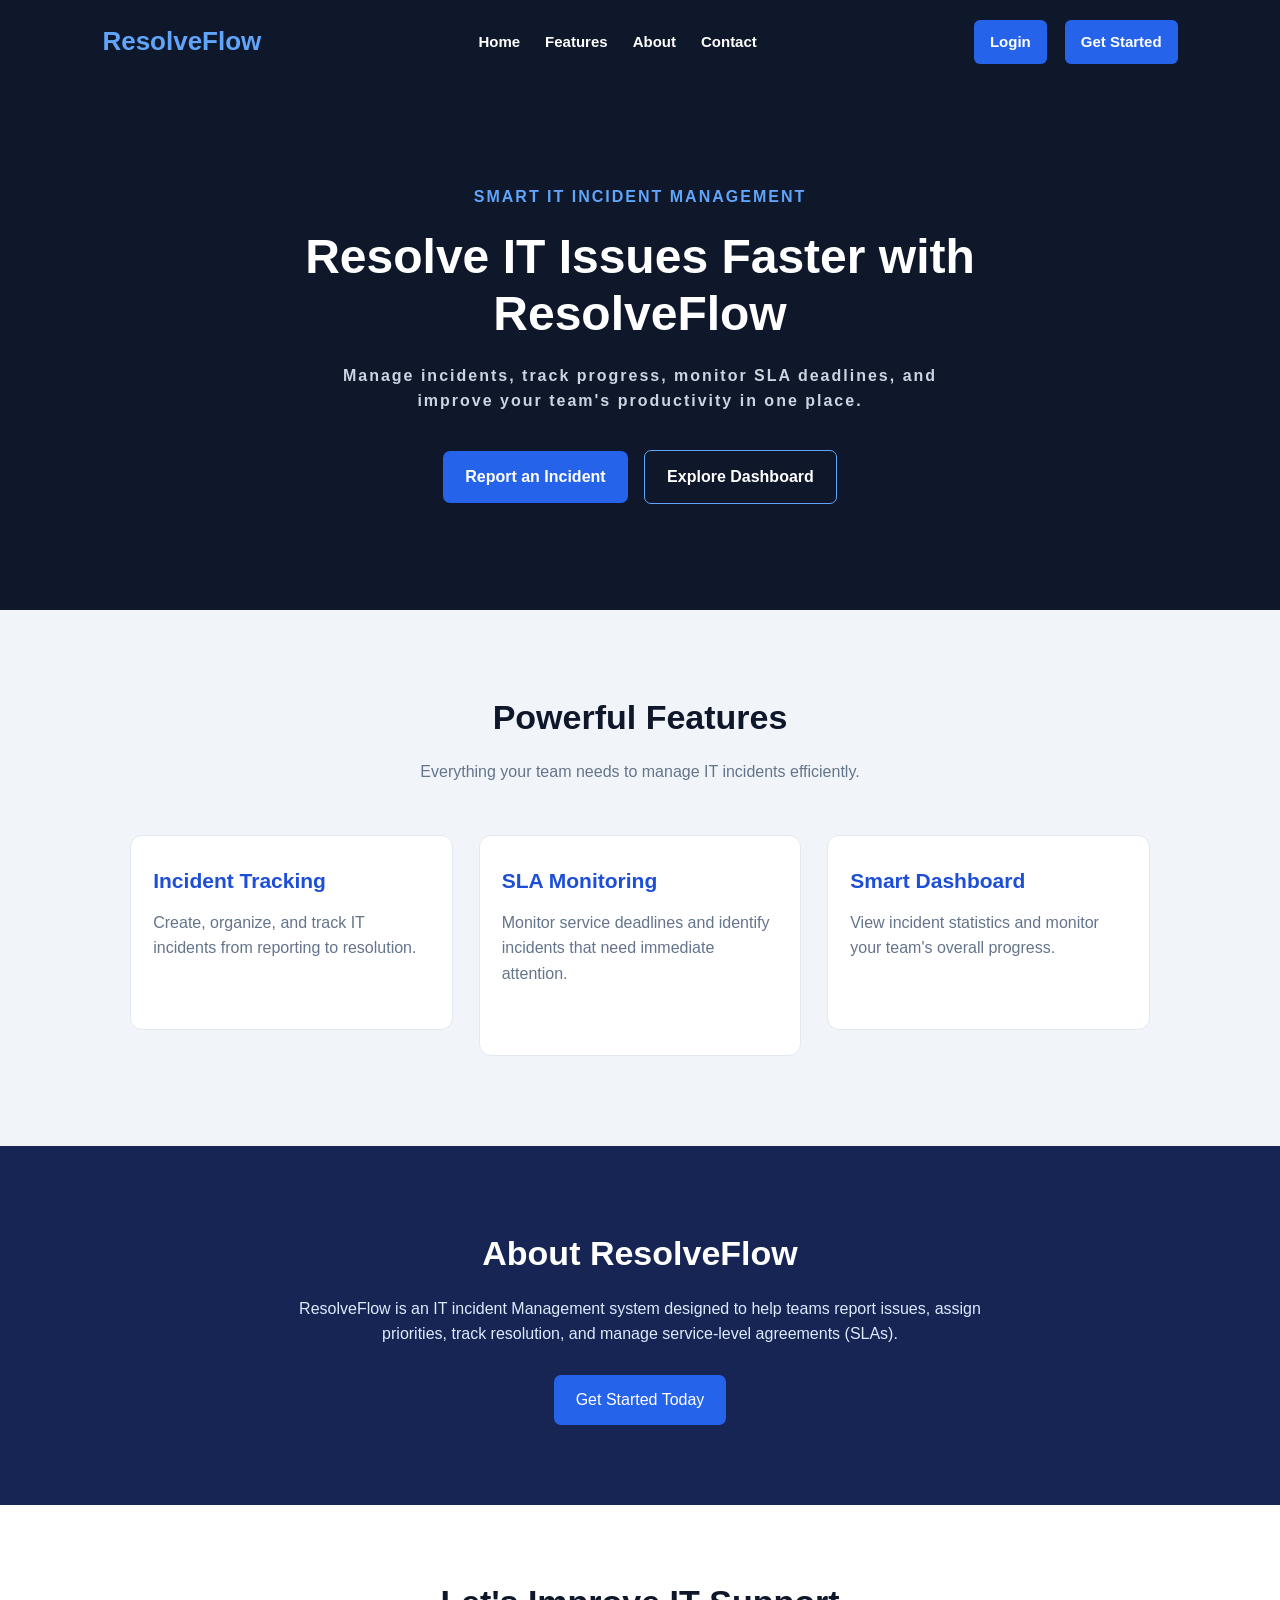
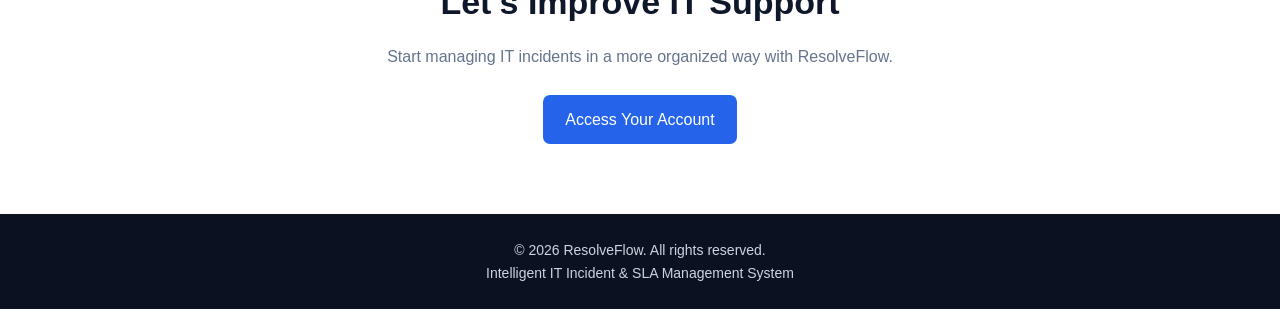
<file: frontend/index.html>
<!DOCTYPE html>
<html lang="en">
<head>
    <meta charset="UTF-8">
    <meta name="viewport" content="width=device-width, initial-scale=1.0">
    <title>ResolveFlow IT Incident Management</title>
    <link rel="stylesheet" href="CSS/style.css">
</head>
<body>

    <header>
        <nav>
            <a href="index.html">ResolveFlow</a>
            <UL>
                <li><a href="#home">Home</a></li>
                <li><a href="#features">Features</a></li>
                <li><a href="#about">About</a></li> 
                <li><a href="#contact">Contact</a></li>
            </UL>
            <div>
                <a href="login.html">Login</a>
                <a href="signup.html">Get Started</a>
            </div>
        </nav>
    </header>
    <main>
       <section id="home">
        <p>SMART IT INCIDENT MANAGEMENT</p>

            <h1>Resolve IT Issues Faster with ResolveFlow</h1>
            <p>
                Manage incidents, track progress, monitor SLA deadlines,
                and improve your team's productivity in one place.
            </p>
            <a href="create-incident.html">Report an Incident</a>
            <a href="dashboard.html">Explore Dashboard</a>
       </section>

         <section id="features">
            <h2>Powerful Features</h2>

            <p>
                Everything your team needs to manage IT incidents efficiently.
            </p>

            <article>
                <h3>Incident Tracking</h3>
                <p>
                    Create, organize, and track IT incidents from reporting
                    to resolution.
                </p>
            </article>
            <article>
                <h3>SLA Monitoring</h3>
                <p>
                    Monitor service deadlines and identify incidents
                    that need immediate attention.
                </p>
            </article>

            <article>
                <h3>Smart Dashboard</h3>
                <p>
                    View incident statistics and monitor your team's
                    overall progress.
                </p>
            </article>
        </section>

        <section id="about">
            <h2>About ResolveFlow</h2>
            <p>
                ResolveFlow is an IT incident Management system designed to help teams report issues,
                assign priorities, track resolution, and manage service-level agreements (SLAs).
            </p>
            <a href="signup.html">Get Started Today</a>
        </section>
        <section id="contact">
            <h2>Let's Improve IT Support</h2>
            <p>
                Start managing IT incidents in a more organized way with ResolveFlow.
            </p>
            <a href="login.html">Access Your Account</a>
        </section>
    </main>
    
    <footer>
        <p>&copy; 2026 ResolveFlow. All rights reserved.</p>
        <p>Intelligent IT Incident &amp; SLA Management System</p>
    </footer>
</body>
</html>
</file>
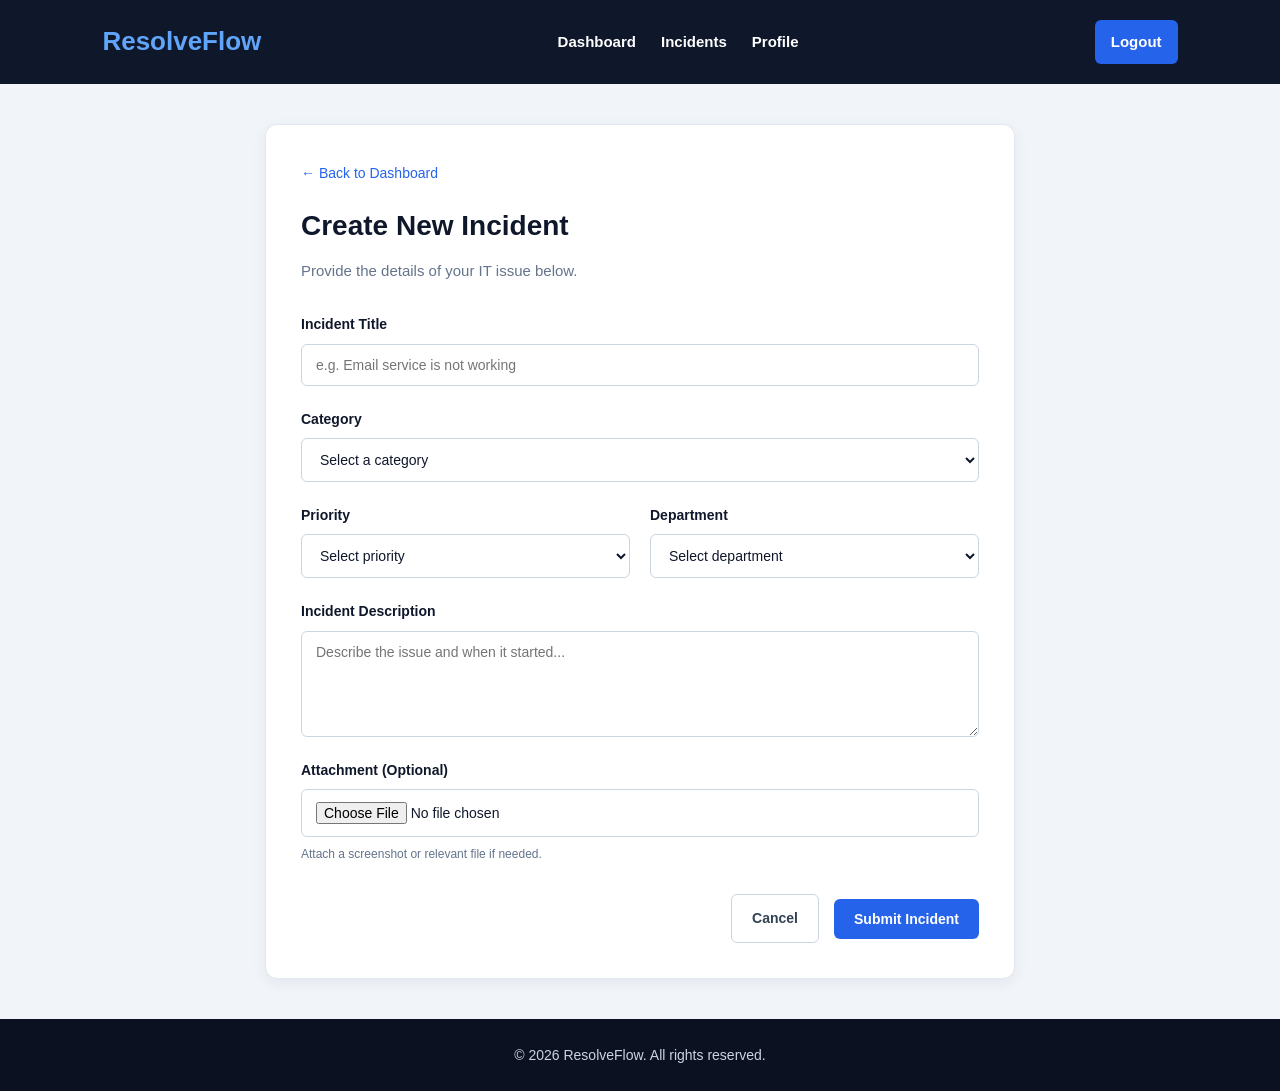
<file: frontend/create-incident.html>
<!DOCTYPE html>
<html lang="en">
<head>
    <meta charset="UTF-8">
    <meta name="viewport" content="width=device-width, initial-scale=1.0">
    <title>Create Incident | ResolveFlow</title>
     <link rel="stylesheet" href="CSS/style.css">
</head>
<body class="create-incident-page">

    <header>
        <nav>
            <a href="index.html">ResolveFlow</a>

            <ul>
                <li><a href="dashboard.html">Dashboard</a></li>
                <li><a href="incidents.html">Incidents</a></li>
                <li><a href="profile.html">Profile</a></li>
            </ul>

            <div>
                <a href="login.html">Logout</a>
            </div>
        </nav>
    </header>

    <main class="create-incident-main">

        <section class="incident-form-card">
            <div class="incident-form-heading">
                <a href="dashboard.html" class="incident-back-link">
                    &larr; Back to Dashboard
                </a>

                <h1>Create New Incident</h1>
                <p>Provide the details of your IT issue below.</p>
            </div>

            <form action="#" method="post">

                <div class="incident-form-group">
                    <label for="incident-title">Incident Title</label>
                    <input
                        type="text"
                        id="incident-title"
                        name="title"
                        placeholder="e.g. Email service is not working"
                        required
                    >
                </div>

                <div class="incident-form-group">
                    <label for="incident-category">Category</label>
                    <select id="incident-category" name="category" required>
                        <option value="">Select a category</option>
                        <option value="hardware">Hardware</option>
                        <option value="software">Software</option>
                        <option value="network">Network</option>
                        <option value="email">Email</option>
                        <option value="access">Access/Login</option>
                        <option value="other">Other</option>
                    </select>
                </div>

                <div class="incident-form-row">
                    <div class="incident-form-group">
                        <label for="incident-priority">Priority</label>
                        <select id="incident-priority" name="priority" required>
                            <option value="">Select priority</option>
                            <option value="low">Low</option>
                            <option value="medium">Medium</option>
                            <option value="high">High</option>
                            <option value="critical">Critical</option>
                        </select>
                    </div>

                    <div class="incident-form-group">
                        <label for="incident-department">Department</label>
                        <select id="incident-department" name="department" required>
                            <option value="">Select department</option>
                            <option value="it">IT</option>
                            <option value="hr">Human Resources</option>
                            <option value="finance">Finance</option>
                            <option value="sales">Sales</option>
                            <option value="other">Other</option>
                        </select>
                    </div>
                </div>

                <div class="incident-form-group">
                    <label for="incident-description">Incident Description</label>
                    <textarea
                        id="incident-description"
                        name="description"
                        rows="5"
                        placeholder="Describe the issue and when it started..."
                        required
                    ></textarea>
                </div>

                <div class="incident-form-group">
                    <label for="incident-attachment">Attachment (Optional)</label>
                    <input
                        type="file"
                        id="incident-attachment"
                        name="attachment"
                    >
                    <small>Attach a screenshot or relevant file if needed.</small>
                </div>

                <div class="incident-form-actions">
                    <a href="dashboard.html" class="incident-cancel-btn">
                        Cancel
                    </a>
                    <button type="submit">Submit Incident</button>
                </div>

            </form>
        </section>

    </main>

    <footer>
        <p>&copy; 2026 ResolveFlow. All rights reserved.</p>
    </footer>

</body>
</html>
</file>
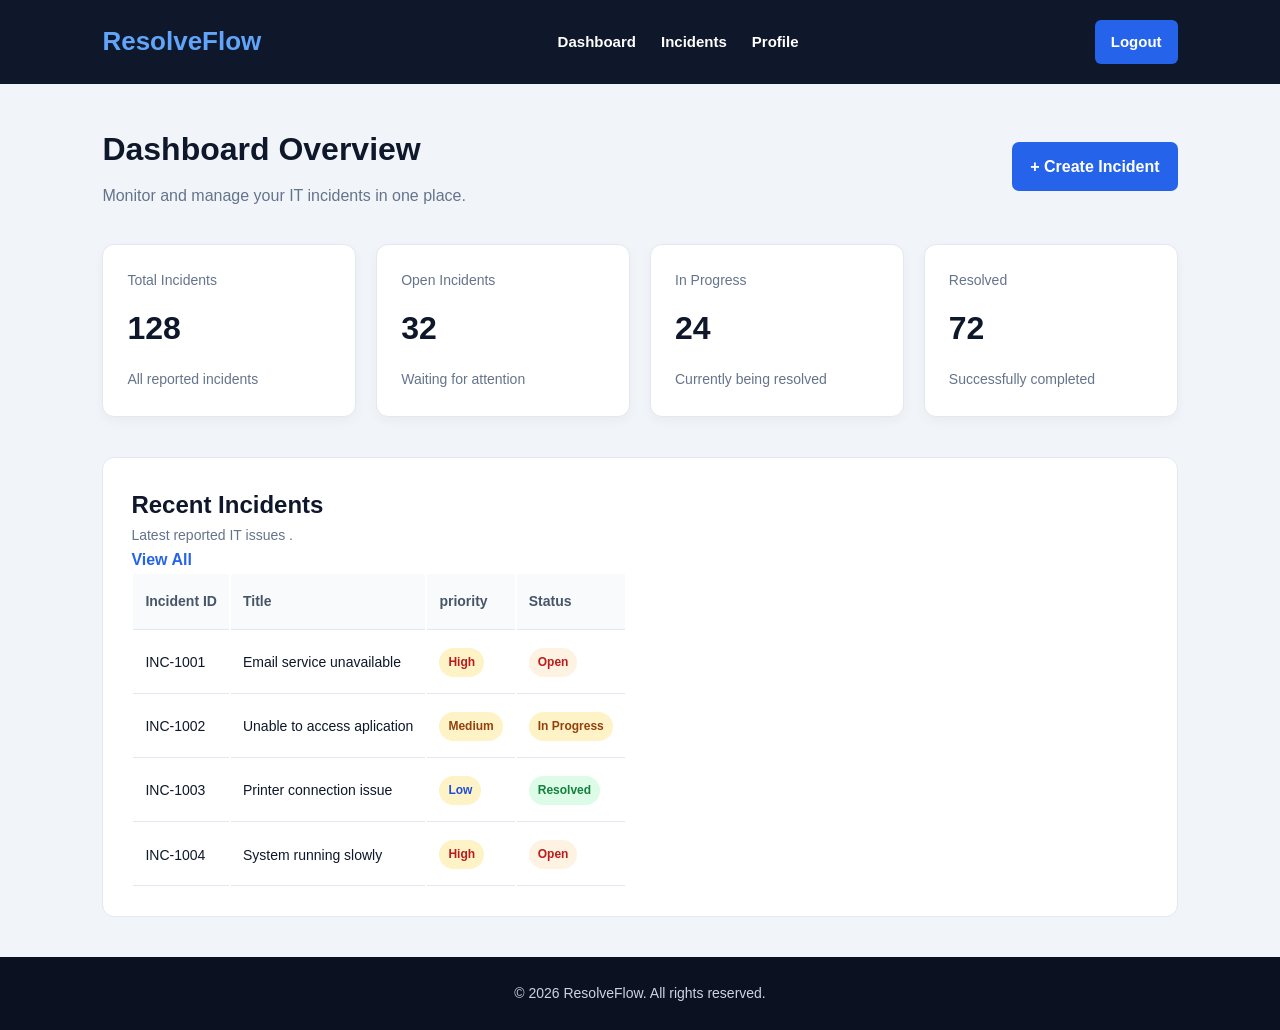
<file: frontend/dashboard.html>
<!DOCTYPE html>
<html lang="en">
<head>
    <meta charset="UTF-8">
    <meta name="viewport" content="width=device-width, initial-scale=1.0">
    <title>Dashboard | ResolveFlow </title>
    <link rel="stylesheet" href="CSS/style.css">
</head>
</head>
<body class="dashboard-page">
    <header>
        <nav>
            <a href="index.html">ResolveFlow</a>
            <ul>
                <li><a href="dashboard.html">Dashboard</a></li>
                <li><a href="incidents.html">Incidents</a></li>
                <li><a href="profile.html">Profile</a></li>
            </ul>
            <div>
                <a href="login.html">Logout</a>
            </div>
        </nav>
    </header>
    <main class="dashboard-main">
        <section class="dashboard-heading">
            <div>
                <h1>Dashboard Overview</h1>
                <p>Monitor and manage your IT incidents in one place.</p>
            </div>
            <a href="create-incident.html" class="dashboard-create-btn">
                + Create Incident
            </a>
        </section>
        <section class="dashboard-starts">

            <article class="stat-card">
                <p> Total Incidents</p>
                <h2>128</h2>
                <span>All reported incidents</span>
            </article>
            <article class="stat-card">
                <p>Open Incidents</p>
                <h2>32</h2>
                <span>Waiting for attention</span>
            </article>
            <article class="stat-card">
                <p>In Progress </p>
                <h2>24</h2>
                <span>Currently being resolved</span>
                </article>

                <article class="stat-card">
                    <p>Resolved</p>
                    <h2>72</h2>
                    <span>Successfully completed</span>
                    </article>

        </section>
        <section class="recent-incidents">
            <div class="recent-heading">
                <div>
                    <h2>Recent Incidents</h2>
                    <p>Latest reported IT issues . </p>
                </div>
                <a href="incidents.html">View All</a>
            </div>
            <div class="incident-table-wrapper">
                <table>
                    <thead>
                        <tr>
                            <th>Incident ID</th>
                            <th>Title</th>
                            <th>priority</th>
                            <th>Status</th>
                        </tr>
                    </thead>
                    <tbody>
                        <tr>
                            <td>INC-1001</td>
                            <td>Email service unavailable</td>
                            <td><span class="priority-high">High</span></td>
                            <td><span class="status-open">Open</span></td>
                        </tr>
                        <tr>
                            <td>INC-1002</td>
                            <td>Unable to access aplication</td>
                            <td><span class="priority-medium">Medium</span></td>
                            <td><span class="status-in-progress">In Progress</span></td>
                        </tr>
                        <tr>
                            <td>INC-1003</td>
                            <td>Printer connection issue</td>
                            <td><span class="priority-low">Low</span></td>
                            <td><span class="status-resolved">Resolved</span></td>
                        </tr>
                        <tr>
                            <td>INC-1004</td>
                            <td>System running slowly </td>
                            <td><span class="priority-high">High</span></td>
                            <td><span class="status-open">Open</span></td>
                         </tr>  
                    </tbody>
                </table>
            </div>

        </section>

    </main>
    <footer>
        <p> &copy; 2026 ResolveFlow. All rights reserved.</p>
    </footer>
    
</body>
</html>
</file>
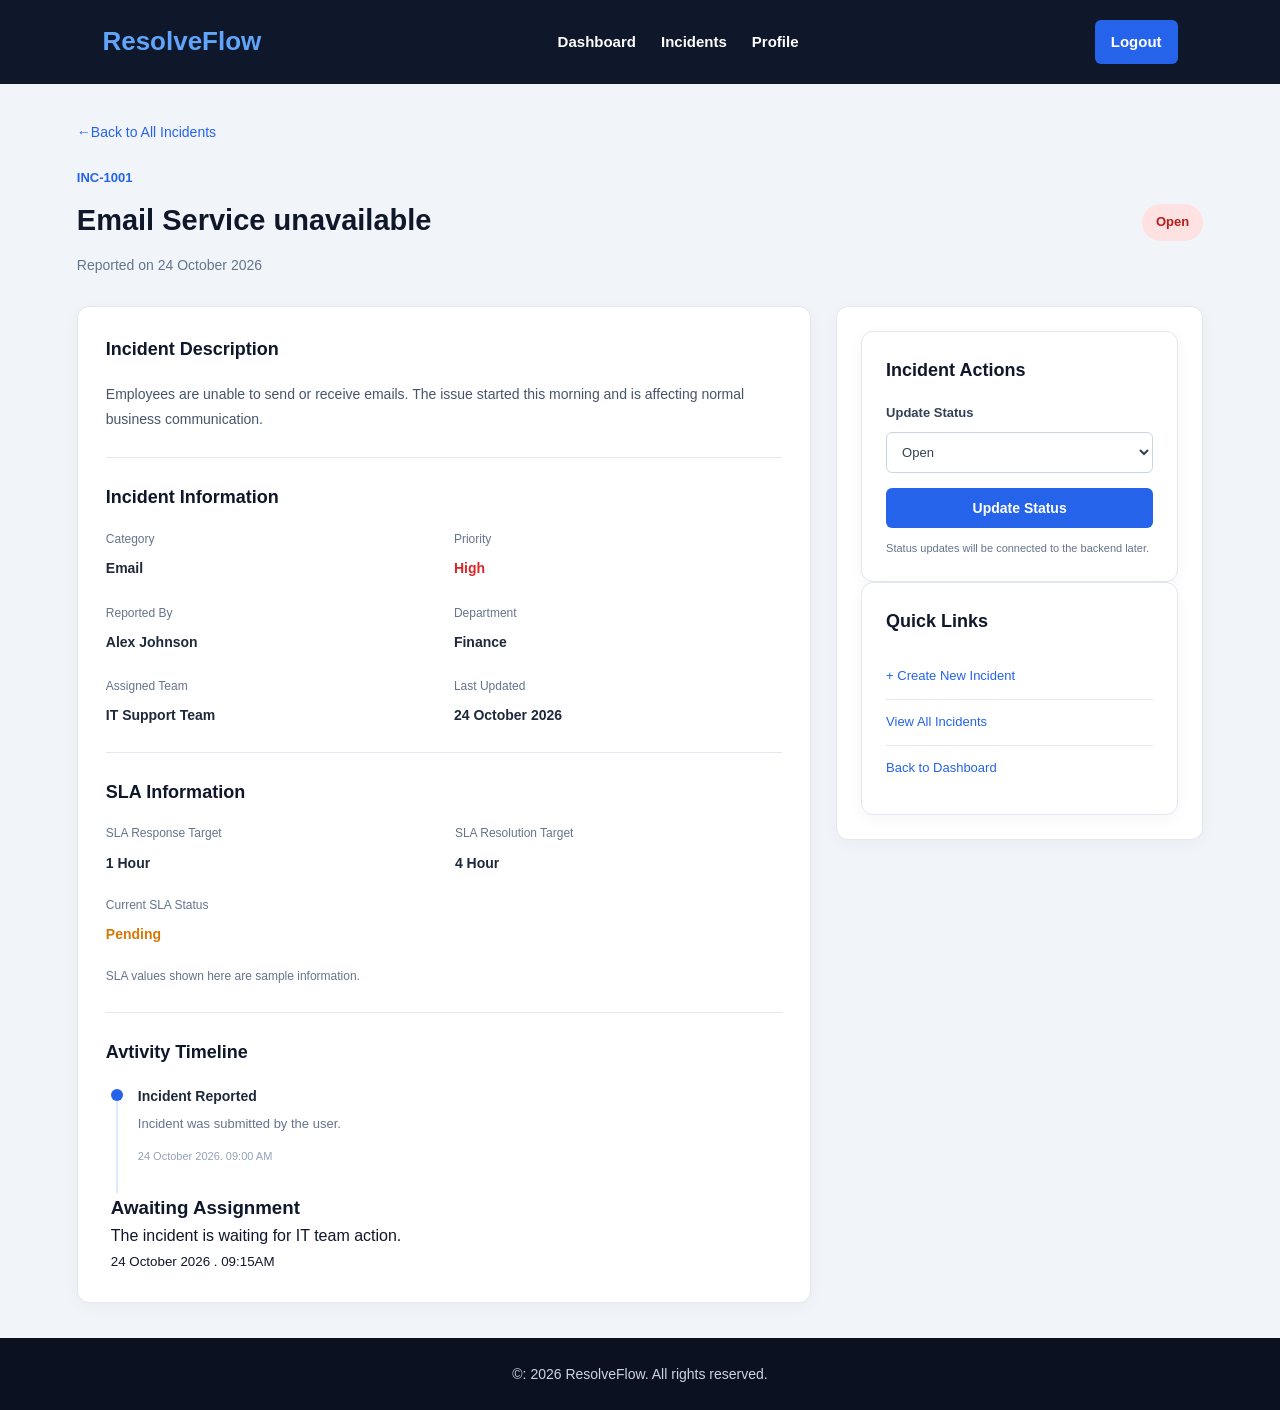
<file: frontend/incident-details.html>
<!DOCTYPE html>
<html lang="en">
<head>
    <meta charset="UTF-8">
    <meta name="viewport" content="width=device-width, initial-scale=1.0">
    <title>Incidents Details | ResolveFlow </title>
    <link rel="stylesheet" href="CSS/style.css">
    
</head>
<body class="incident-details-page">
    <header>
        <nav>
            <a href="index.html">ResolveFlow</a>
            <ul>
                <li><a href="dashboard.html"> Dashboard</a></li>
                <li><a href="incidents.html">Incidents</a></li>
                <li><a href="profile.html"> Profile</a></li>
            </ul>
            <div>
                <a href="login.html"> Logout</a>
            </div>
        </nav>
    </header>
    <main class="incident-details-main">
        <a href="incidents.html" class="details-back-link">
            &larr;Back to All Incidents</a>
<section class="details-page-heading">
    <div>
        <p class="details-incident-id">INC-1001</p>
        <h1>Email Service unavailable</h1>
        <p class="details-subtitle"> Reported on 24 October 2026</p>
    </div>
    <span class="status-open">Open</span>
</section>
<div class="incident-details-layout">
    <section class="details-main-card">
        <div class="details-section">
            <h2>Incident Description</h2>
            <p>
                Employees are unable to send or receive emails.
                The issue started this morning and is affecting normal business communication.
            </p>
        </div>
        <div class="details-section">
            <h2>Incident Information</h2>
            <div class="details-info-grid">
                <div>
                    <span>Category</span>
                    <strong>Email</strong>
                </div>
                <div>
                    <span>Priority</span>
                    <strong class="details-priority-high">High</strong>
                </div>
                <div>
                    <span>Reported By</span>
                    <strong>Alex Johnson</strong>
                </div>
                <div>
                    <span>Department</span>
                    <strong>Finance</strong>
                </div>
                <div>
                    <span>Assigned Team</span>
                    <strong>IT Support Team</strong>
                </div>
                <div>
                    <span>Last Updated</span>
                    <strong>24 October 2026</strong>
                </div>
            </div>
        </div>
        <div class="details-section">
            <h2>SLA Information</h2>
            <div class="sla-information">
                <div>
                    <span>SLA Response Target</span>
                    <strong>1 Hour</strong>
                </div>
                <div>
                    <span>SLA Resolution Target </span>
                    <strong>4 Hour</strong>
                </div>
                <div>
                    <span>Current SLA Status </span>
                    <strong class="sla-pending">Pending</strong>
                </div>
            </div>
           <p class="sla-note">
            SLA values shown here are sample information.
             </p>
        </div>
        <div class="details-section">
            <h2>Avtivity Timeline </h2>
            <div class="activity-timeline">
                <div class="timeline-item">
                    <span class="timeline-dot" ></span>
                    <div>
                        <h3>Incident Reported</h3>
                        <p>Incident was submitted by the user.</p>
                        <small>24 October 2026. 09:00 AM</small>
                    </div>
                </div>
                <div class="timeline-items">
                    <span class="timeline-dot"></span>
                    <div>
                        <h3>Awaiting Assignment</h3>
                        <p>The incident is waiting for IT team action.</p>
                        <small>24 October 2026 . 09:15AM</small>
                    </div>
                </div>
            </div>
        </div>
    </section>
    <aside class="details-side-card">
        <section class="details-side-card">
        <h2>Incident Actions</h2>
        <label for="update-status">Update Status</label>
        <select id="update-status">
            <option value="open">Open</option>
            <option value="in-progress">In Progress</option>
            <option value="resolved"> Resolved</option>
        </select>
        <button type="button" class="details-update-btn"> Update Status</button>
        <p class="details-action-note">
            Status updates will be connected to the backend later.
        </p>
        </section>
        <section class="details-side-card">
            <h2>Quick Links</h2>
            <a href="create-incident.html" class="details-quick-link">+ Create New Incident</a>
            <a href="incidents.html" class="details-quick-link">View All Incidents</a>
            <a href="dashboard.html" class="details-quick-link">Back to Dashboard</a>
        </section>
    </aside>
</div>
    </main>
    <footer>
        <p> &copy: 2026 ResolveFlow. All rights reserved.</p>
    </footer>
</body>
</html>
</file>
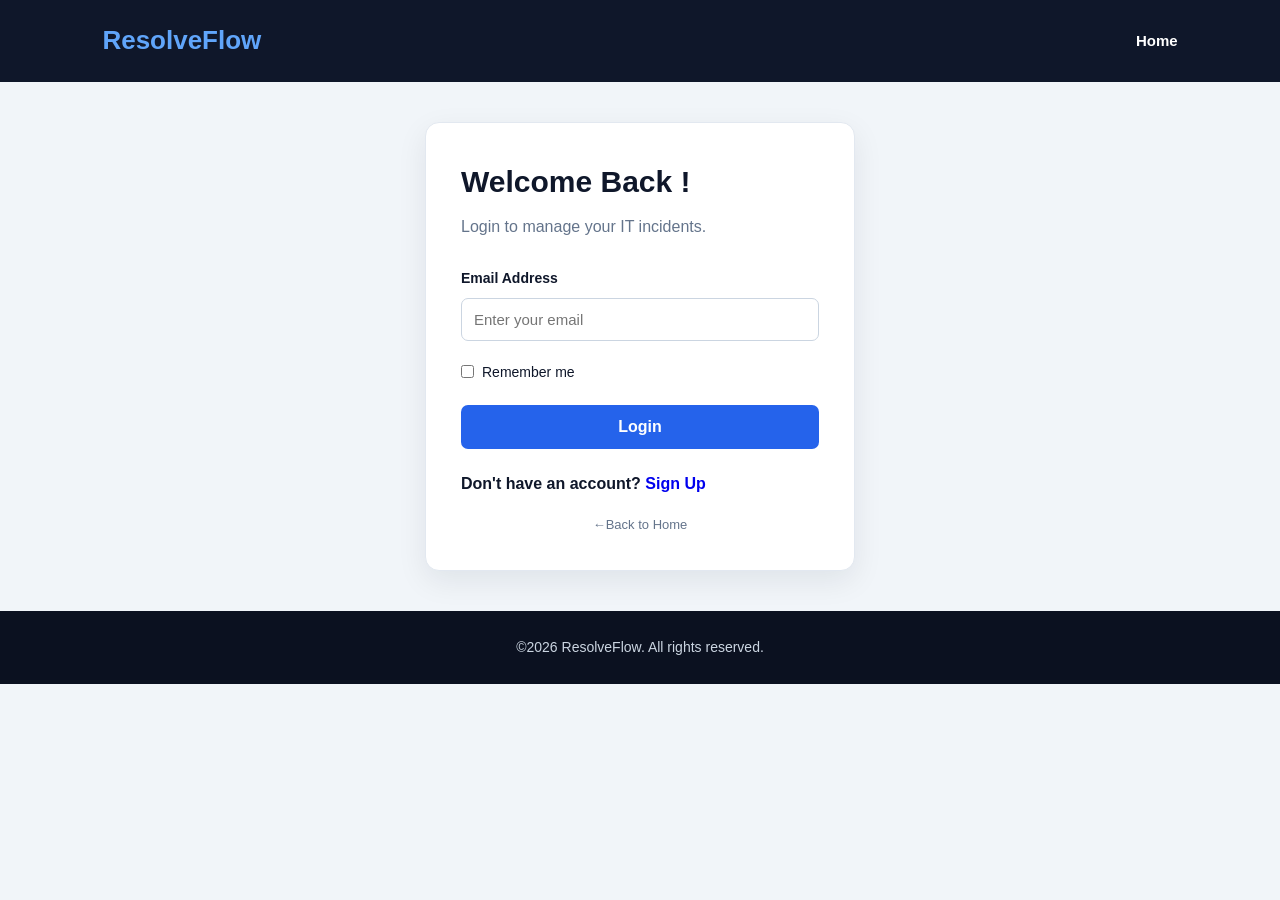
<file: frontend/login.html>
<!DOCTYPE html>
<html lang="en">
<head>
    <meta charset="UTF-8">
    <meta name="viewport" content="width=device-width, initial-scale=1.0">
    <title>Login | ResolveFlow </title>
     <link rel="stylesheet" href="CSS/style.css">
</head>
<body class="login-page">
    <header>
        <nav>
            <a href="index.html">ResolveFlow</a>
        <ul>
            <li><a href="index.html">Home</a></li>
        </ul>
        </nav>

    </header>
    <main>
        <section class="login-card">
            <h1>Welcome Back !</h1>
            <p class=login-description>Login to manage your IT incidents.</p>
            <form action="#" methpd="post">
                <div class="login-form-group">
                    <label for="email">Email Address</label>
                    <input type="email" name="email" id="email" placeholder="Enter your email " required>
                </div>
                <div class="login-remember">
                    <label>
                        <input type="checkbox" name="remember" id="remember">Remember me
                    </label>
                </div>
                <button type="submit" class="login-button">Login</button>
            </form>
            <p class="login-singup">
                Don't have an account?
                <a href="signup.html">Sign Up</a>
            </p>
            <a class="login-home" href="index.html">
                &larr;Back to Home
            </a>
        </section>
    </main>
    <footer>
        <p> &copy;2026 ResolveFlow. All rights reserved.</p>
    </footer>
    
</body>
</html>
</file>
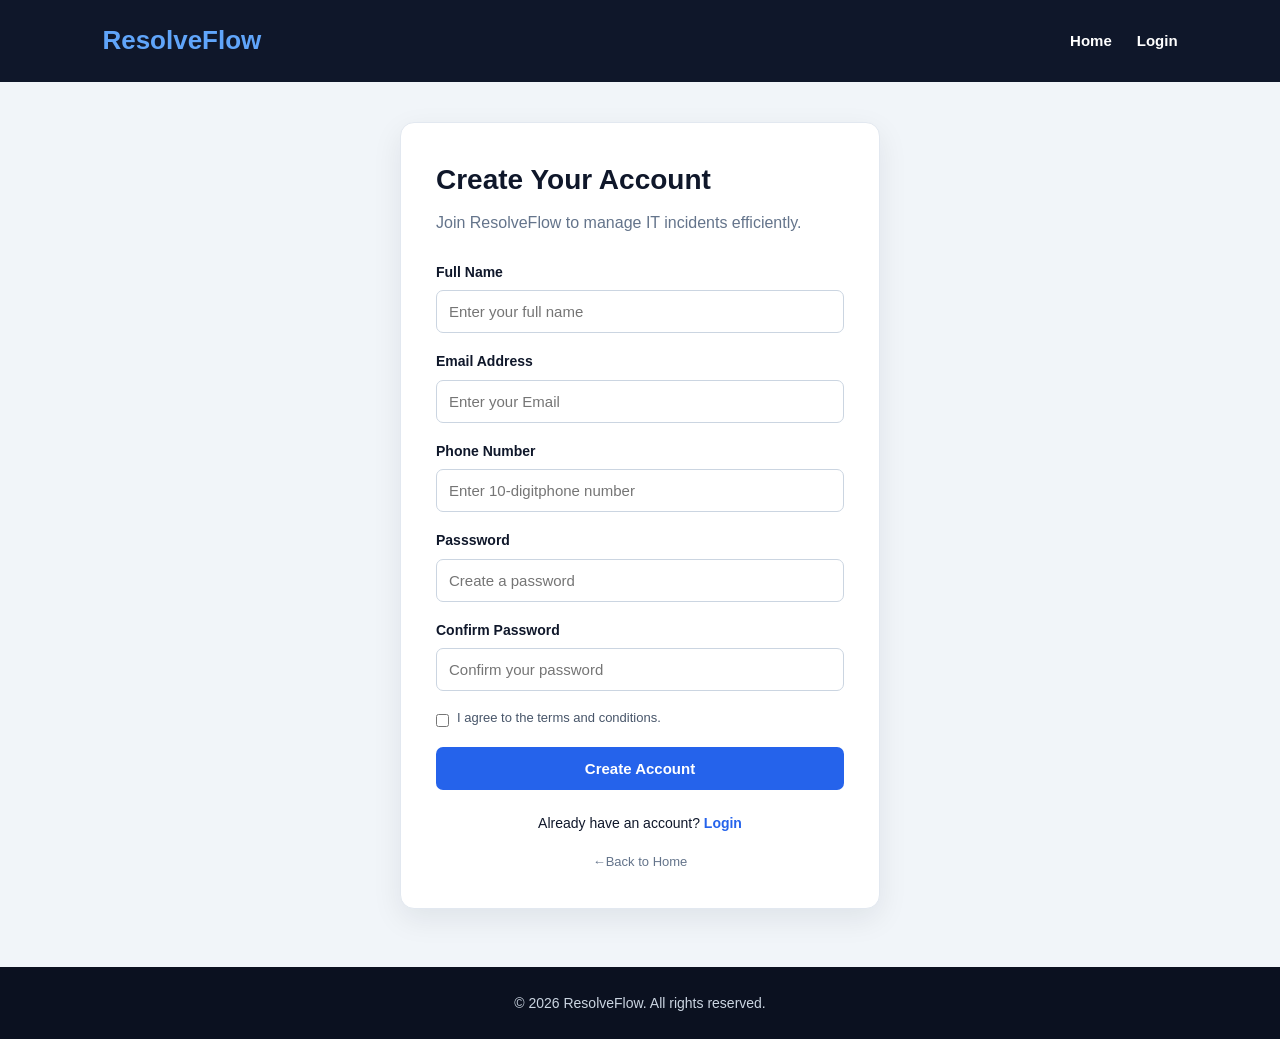
<file: frontend/signup.html>
<!DOCTYPE html>
<html lang="en">
<head>
    <meta charset="UTF-8">
    <meta name="viewport" content="width=device-width, initial-scale=1.0">
    <title>Sign Up | ResolveFlow </title>
    <link rel="stylesheet" href="CSS/style.css">
</head>
<body class="signup-page">
    <header>
        <nav>
            <a href="index.html">ResolveFlow</a>
        <ul>
            <li><a href="index.html">Home</a></li>
            <li><a href="login.html">Login</a></li>
        </ul>
        </nav>
    </header>
    <main>
        <section class="signup-card">
            <h1>Create Your Account</h1>
            <p class="signup-description">
                Join ResolveFlow to manage IT incidents efficiently.
            </p>
            <form action="#" method="post">
                <div class="signup-form-group">
                    <label for="full-name">Full Name</label>
                    <input type="text" name="full-name" id="full-name" placeholder="Enter your full name" required>
                </div>
                <div class="signup-form-group">
                    <label for="signup-email">Email Address</label>
                    <input type="email" id="signup-email" name="email" placeholder="Enter your Email" required>
                </div>
                <div class="signup-form-group">
                    <label for="phone">Phone Number</label>
                    <input type="tel" id="phone" name="phone" placeholder="Enter 10-digitphone number"
                    pattern="[0-9]{10}"  maxlength="10" required>
                </div>
                <div class="signup-form-group">
                    <label for="new-password">Passsword</label>
                    <input type="password" id="new-password" name="password" placeholder="Create a password"
                    minlength="8" required>
                </div>
                <div class="signup-form-group">
                    <label for="confirm-password">Confirm Password</label>
                    <input type="password" id="confirm-password" name="confirm-password" placeholder="Confirm your password"
                    minlength="8" required>
                </div>
                <div class="signup-terms">
                    <label>
                        <input type="checkbox" name="terms" id="terms" required>
                        I agree to the  terms and conditions.
                    </label>
                </div>
                <button type="submit">Create Account</button>
            </form>
            <p class="signup-login">
                Already have an account?
                <a href="login.html">Login</a>
            </p>
            <a class="signup-home" href="index.html">
                &larr;Back to Home
            </section>  
    </main>

    <footer>
        <p> &copy; 2026 ResolveFlow. All rights reserved.</p>
    </footer>
    
</body>
</html>
</file>
<file: frontend/CSS/style.css>
*{
margin:0;
padding:0;
box-sizing: border-box;
}
html{
    scroll-behavior: smooth;
}

body{
    font-family: Arial,sans-serif;
    color:#0F172A;
    background-color: #F1F5F9;
    line-height: 1.6;
}
a{
    text-decoration: none;
}
header{
    background-color: #0F172A;
    padding:20px 8%;
}
nav{
    display:flex;
    align-items: center;
    justify-content: space-between;
    gap:20px;
    flex-wrap: wrap;
}
nav a{
    color:#60A5FA;
    font-size: 26px;
    font-weight: bold;
}
nav ul{
    display:flex;
    gap:25px;
    list-style: none;
}
nav ul a,
nav div a{
    color:#FFFFFF;
    font-size: 15px;
}
nav ul a:hover{
    color:#60A5FA;
}
nav div{
    display:flex;
    align-items: center;
    gap:18px;
}
nav div a{
    background-color: #2563EB;
    padding:10px 16px;
    border-radius: 6px;
}
#home{
    background-color: #0F172A;
    color:#FFFFFF;
    text-align: center;
    padding:100px 20px;
}
#home p{
    color:#60A5FA;
    font-weight: bold;
    letter-spacing: 2px;
    margin-bottom: 18px;
}
#home h1{
    max-width: 800px;
    margin: 0 auto 20px;
    font-size: 48px;
    line-height: 1.2;
}
#home p:nth-of-type(2){
    max-width: 650px;
    margin:0 auto 30px;
    color:#CBD5E1;
}
#home a{
    display: inline-block;
    margin:6px;
    padding: 13px 22px;
    border-radius: 7px;
    background-color: #2563EB;
    color:#FFFFFF;
    font-weight: bold;
}
#home a:last-child{
    background-color:transparent;
    border:1px solid #60A5FA;
}
#home a:hover{
    background-color: #1D4ED8;
}
#features{
    padding:80px 8%;
    text-align: center;

}
#features h2,
#about h2,
#contact h2{
        font-size: 34px;
        margin-bottom: 15px;

}
#features p{
   color: #64748B; 
   margin-bottom: 40px;
}
#features article{
    display: inline-block;
    vertical-align: top;
    width:30%;
    min-width: 220px;
    margin:1%;
    padding:28px 22px;
    background-color: #FFFFFF;
    border:1px solid #E2E8F0;
    border-radius: 12px;
    text-align: left;
}
#features article h3{
    color:#1D4ED8;
    margin-bottom: 12px;
    font-size: 21px;;
}
#features article p{
    color:#64748B;
}
#about{
    background-color: #172554;
    color:#FFFFFF;
    padding:80px 12%;
    text-align: center;
}
#about p{
    max-width: 750px;
    margin:0 auto 28px;
    color:#DBEAFE;
}
#about a{
    display: inline-block;
    background-color: #2563EB;
    color:#FFFFFF;
    padding:12px 22px;
    border-radius: 7px;
}
#about a:hover{
    background-color: #1D4ED8;
}
#contact{
    padding:70px 20px;
    text-align: center;
    background-color: #FFFFFF;
}
#contact p{
    color:#64748B;
    margin-bottom: 25px;
}
#contact a{
    display:inline-block;
    background-color: #2563EB;
    color:#FFFFFF;
    padding:12px 22px;
    border-radius: 7px;
}
#contact a:hover{
    background-color: #1D4ED8;
}
footer{
    background-color: #0B1120;
    color:#CBD5E1;
    text-align: center;
    padding: 25px 15px;
    font-size: 14px;
}

/* 8. Responsive Design */
@media (max-width: 768px) {
    header {
        padding: 20px;
    }

    nav {
        justify-content: center;
    }

    nav ul {
        justify-content: center;
        flex-wrap: wrap;
        gap: 15px;
    }

    #home {
        padding: 70px 20px;
    }

    #home h1 {
        font-size: 34px;
    }

    #features article {
        width: 100%;
        margin: 12px 0;
    }

    #features,
    #about {
        padding: 55px 20px;
    }

    #features h2,
    #about h2,
    #contact h2 {
        font-size: 28px;
    }
}

/*------------ LOGIN PAGE---------*/
.login-page{
    min-height: 100vh;

}
.login-page main{
    flex:1;
    display:flex;
    justify-content: center;
    align-items: center;
    padding: 40px 20px;
    background-color: #F1F5F9;
}
.login-card{
    width:100%;
    max-width: 430px;
    padding: 35px;
    background-color: #FFFFFF;
    border:1px solid #E2E8F0;
    border-radius: 14px;
    box-shadow: 0px 10px 30px rgba(15, 23, 42, 0.08);

}
.login-card h1{
    font-size: 30px;
    margin-bottom: 8px;
}
.login-description{
    color:#64748B;
    margin-bottom: 28px;
}
.login-form-group{
    margin-bottom: 20px;
}
.login-form-group label{
    display:block;
    font-size: 14px;
    font-weight: bold;
    margin-bottom: 8px;
}
.login-form-group input{
    width:100%;
    padding:12px ;
    border:1px solid #CBD5E1;
    border-radius: 7px;
    font-size: 15px;
}
.login-form-group input:focus{
    outline: 2px solid #BFDBFE;
    border-color: #2563EB;
}
.login-remember{
    margin-bottom: 22px;
    font-size: 14px;
}
.login-remember label{
    display:flex;
    align-items: center;
    gap: 8px;
}
.login-card button{
    width:100%;
    padding:13px;
    border:none;
    border-radius: 7px;
    background-color: #2563EB;
    color:#FFFFFF;
    font-weight: bold;
    font-size: 16px;
    cursor: pointer;
}
.login-card button:hover{
    background-color: #1D4ED8;
}
.login-singup{
    margin-top: 22px;
    font-weight: bold;
    text-decoration: none;
}
.login-home{
    display: block;
    text-align: center;
    margin-top: 18px;
    font-size: 13px;
    color: #64748B;
    text-decoration: none;
}
/* Login Responsive Design */

@media (max-width: 480px) {
    .login-card {
        padding: 25px 20px;
    }

    .login-card h1 {
        font-size: 26px;
    }

    .login-page main {
        padding: 25px 15px;
    }
}
/*------------ SIGNUP PAGE---------*/
.signup-page{
    min-height: 100vh;
}
.signup-page main{
    flex:1;
    display:flex;
    justify-content: center;
    align-items: center;
    padding: 40px 20px;
    background-color: #F1F5F9;
}
.signup-card{
    width:100%;
    max-width: 480px;
    padding: 35px;
    background-color: #FFFFFF;
    border:1px solid #E2E8F0;
    border-radius: 14px;
    box-shadow: 0px 10px 30px rgba(15, 23, 42, 0.08);
}
.signup-card h1{
    font-size: 28px;
    margin-bottom: 8px;
}
.signup-description{
    color:#64748B;
    margin-bottom: 25px;
}
.signup-form-group{
    margin-bottom: 17px;
}
.signup-form-group label{
    display:block;
    font-size: 14px;
    font-weight: bold;
    margin-bottom: 7px;
}
.signup-form-group input{
    width:100%;
    padding:12px ;
    border:1px solid #CBD5E1;
    border-radius: 7px;
    font-size: 15px;
}
.signup-form-group input:focus{
    outline: 2px solid #BFDBFE;
    border-color: #2563EB;
}
.signup-terms{
    margin-bottom: 20px 0;
}
.signup-terms label{
    display:flex;
    align-items: flex-start;
    gap: 8px;
    color: #475569;
    font-size: 13px;
}
.signup-terms input{
    margin-top: 6px;
}
.signup-card button{
    width:100%;
    padding:13px;
    border:none;
    border-radius: 7px;
    background-color: #2563EB;
    color:#FFFFFF;
    font-weight: bold;
    font-size: 15px;
    cursor: pointer;
    margin-top: 18px;
}
.signup-card button:hover{
    background-color: #1D4ED8;
}
.signup-login{
    margin-top: 22px;
    text-align: center;
    font-size: 14px;
}
.signup-login a{
    color: #2563EB;
    font-weight: bold;
    text-decoration: none;
}
.signup-home{
    display: block;
    text-align: center;
    margin-top: 18px;
    font-size: 13px;
    color: #64748B;
    text-decoration: none;
}

/* Signup Responsive Design */
@media (max-width: 480px) {
    .signup-page main {
        padding: 25px 15px;
    }

    .signup-card {
        padding: 25px 20px;
    }

    .signup-card h1 {
        font-size: 24px;
    }
}
 /*-----Dashboard Page-----*/
 .dashboard-page{
     min-height: 100vh;
 }
 .dashboard-page header nav{
     justify-content: space-between;
 }
 .dashboard-page main{
    flex:1;
 }
 .dashboard-main {
     padding: 40px 8%;

 }
 .dashboard-main .dashboard-heading{
     display: flex;
     align-items: center;
     justify-content: space-between;
     margin-bottom: 35px;
     gap:20px;
     flex-wrap: wrap;
 }
 .dashboard-heading h1{
     font-size: 32px;
     margin-bottom: 8px;
 }
 .dashboard-heading p{
     color:#64748B;
 }
 .dashboard-create-btn{

     display: inline-block;
     padding:12px 18px;
     background-color: #2563EB;
     color:#FFFFFF;
     border-radius: 7px;
     font-weight: bold;
 }

 .dashboard-create-btn:hover{
     background-color: #1D4ED8;
 }
 .dashboard-starts{
     display: grid;
     grid-template-columns: repeat(4,minmax(0,1fr));
     gap:20px;
     margin-bottom: 40px;
 }
 .stat-card{
    padding:24px;
    background-color: #FFFFFF;
    border: 1px solid #E2E8F0;
    border-radius: 12px;
    
    box-shadow: 0px 4px 12px rgba(15, 23, 42, 0.04);
 }
 .stat-card p{
     color:#64748B;
     font-size: 14px;
 }
 .stat-card h2{
     font-size: 32px;
     margin:12px 0;
     color: #0F172A;
 }
 .stat-card span{
     color:#64748B;
     font-size: 14px;
 }
 .recent-incidents{
    padding: 28px;
    background-color: #FFFFFF;
    border: 1px solid #E2E8F0;
    border-radius: 12px;
    
 }
 .recent-headings{
     display: flex;
     align-items: center;
     justify-content: space-between;
     gap:15px;
     margin-bottom: 25px;
 }
 .recent-headings h2{
     font-size: 23px;
     margin-bottom: 5px;
 }
 .recent-heading p{
     color:#64748B;
     font-size: 14px;
 }
 .recent-heading a{
     color: #2563EB;
     font-weight: bold;
 }
 .incident-table-wrapper{
    width:100%;
    min-width:600px;
    border-collapse: collapse;
    text-align: left;

 }
 .incident-table-wrapper th,
 .incident-table-wrapper td{
     padding:16px 12px;
     border-bottom: 1px solid #E2E8F0;
     font-size: 14px;
 }
 .incident-table-wrapper th{
    background-color: #F8FAFC;
    color:#475569;
 }
 .incident-table-wrapper tbody tr:hover{
     background-color: #F8FAFC;
 }
 .priority-high,
 .priority-medium,
 .priority-low,
 .status-open,
 .status-in-progress,
 .status-resolved{
    display: inline-block;
     padding:5px 9px;
     border-radius: 20px;
     font-size: 12px;
     font-weight: bold;
 }
 .priority-high{
     background-color: #FEF3C7;
     color:#B91C1C;
 }
 .priority-medium{
     background-color: #FEF3C7;
     color:#92400E;
 }
 .priority-low{
     background-color: #FEF3C7;
     color:#1D4ED8;
 }
 .status-open{
     background-color: #FEF2E2;
     color:#B91C1C;
 }
 .status-in-progress{
     background-color: #FEF3C7;
     color:#92400E;
 }
 .status-resolved{
     background-color: #DCFCE7;
     color:#15803D;
 }
 /*Responsive dashboard  design */
 @media (max-width: 900px) {
    .dashboard-stats {
        grid-template-columns: repeat(2, minmax(0, 1fr));
    }

    .dashboard-main {
        padding: 30px 5%;
    }
}

@media (max-width: 600px) {
    .dashboard-main {
        padding: 25px 15px;
    }

    .dashboard-heading h1 {
        font-size: 26px;
    }

    .dashboard-stats {
        grid-template-columns: 1fr;
    }

    .recent-incidents {
        padding: 18px;
    }

    .recent-heading h2 {
        font-size: 20px;
    }
}

/* Create Incident Page */

.create-incident-page {
    min-height: 100vh;
    display: flex;
    flex-direction: column;
}

.create-incident-page main {
    flex: 1;
}

.create-incident-main {
    background-color: #F1F5F9;
    padding: 40px 20px;
}

.incident-form-card {
    max-width: 750px;
    margin: 0 auto;
    padding: 35px;
    background-color: #FFFFFF;
    border: 1px solid #E2E8F0;
    border-radius: 12px;
    box-shadow: 0 4px 15px rgba(15, 23, 42, 0.06);
}

.incident-form-heading {
    margin-bottom: 30px;
}

.incident-back-link {
    display: inline-block;
    margin-bottom: 20px;
    color: #2563EB;
    font-size: 14px;
}

.incident-form-heading h1 {
    color: #0F172A;
    font-size: 28px;
    margin-bottom: 10px;
}

.incident-form-heading p {
    color: #64748B;
    font-size: 15px;
}

.incident-form-group {
    display: flex;
    flex-direction: column;
    gap: 8px;
    margin-bottom: 22px;
}

.incident-form-group label {
    color: #0F172A;
    font-size: 14px;
    font-weight: 600;
}

.incident-form-group input,
.incident-form-group select,
.incident-form-group textarea {
    width: 100%;
    padding: 12px 14px;
    border: 1px solid #CBD5E1;
    border-radius: 6px;
    background-color: #FFFFFF;
    color: #0F172A;
    font-family: inherit;
    font-size: 14px;
}

.incident-form-group textarea {
    resize: vertical;
}

.incident-form-group input:focus,
.incident-form-group select:focus,
.incident-form-group textarea:focus {
    outline: none;
    border-color: #2563EB;
    box-shadow: 0 0 0 3px rgba(37, 99, 235, 0.12);
}

.incident-form-group small {
    color: #64748B;
    font-size: 12px;
}

.incident-form-row {
    display: grid;
    grid-template-columns: repeat(2, minmax(0, 1fr));
    gap: 20px;
}

.incident-form-actions {
    display: flex;
    justify-content: flex-end;
    align-items: center;
    gap: 15px;
    margin-top: 30px;
}

.incident-cancel-btn {
    padding: 12px 20px;
    border: 1px solid #CBD5E1;
    border-radius: 6px;
    color: #334155;
    font-size: 14px;
    font-weight: 600;
}

.incident-form-actions button {
    padding: 12px 20px;
    border: none;
    border-radius: 6px;
    background-color: #2563EB;
    color: #FFFFFF;
    font-size: 14px;
    font-weight: 600;
    cursor: pointer;
}

.incident-form-actions button:hover {
    background-color: #1D4ED8;
}

.incident-cancel-btn:hover {
    background-color: #F1F5F9;
}

/* Responsive Design */

@media (max-width: 600px) {
    .create-incident-main {
        padding: 25px 15px;
    }

    .incident-form-card {
        padding: 22px 18px;
    }

    .incident-form-heading h1 {
        font-size: 23px;
    }

    .incident-form-row {
        grid-template-columns: 1fr;
        gap: 0;
    }

    .incident-form-actions {
        flex-direction: column-reverse;
        align-items: stretch;
    }

    .incident-form-actions button,
    .incident-cancel-btn {
        text-align: center;
        width: 100%;
    }
}

 
/* All Incidents Page */

.incidents-page {
    min-height: 100vh;
    display: flex;
    flex-direction: column;
}

.incidents-page main {
    flex: 1;
}

.incidents-main {
    padding: 40px 6%;
    background-color: #F1F5F9;
}

.incidents-page-heading {
    display: flex;
    justify-content: space-between;
    align-items: center;
    flex-wrap: wrap;
    gap: 20px;
    margin-bottom: 30px;
}

.incidents-page-heading h1 {
    color: #0F172A;
    font-size: 30px;
    margin-bottom: 8px;
}

.incidents-page-heading p {
    color: #64748B;
    font-size: 15px;
}

.incidents-create-btn {
    display: inline-block;
    padding: 12px 18px;
    background-color: #2563EB;
    color: #FFFFFF;
    border-radius: 6px;
    font-size: 14px;
    font-weight: 600;
}

.incidents-create-btn:hover {
    background-color: #1D4ED8;
}

.incidents-list-card {
    padding: 25px;
    background-color: #FFFFFF;
    border: 1px solid #E2E8F0;
    border-radius: 12px;
    box-shadow: 0 4px 15px rgba(15, 23, 42, 0.04);
}

.incidents-toolbar {
    display: flex;
    justify-content: space-between;
    align-items: flex-end;
    flex-wrap: wrap;
    gap: 20px;
    margin-bottom: 25px;
}

.incidents-search,
.incidents-filter {
    display: flex;
    flex-direction: column;
    gap: 8px;
}

.incidents-search {
    flex: 1;
    min-width: 220px;
}

.incidents-filter {
    width: 200px;
    max-width: 100%;
}

.incidents-search label,
.incidents-filter label {
    color: #334155;
    font-size: 13px;
    font-weight: 600;
}

.incidents-search input,
.incidents-filter select {
    width: 100%;
    padding: 11px 12px;
    border: 1px solid #CBD5E1;
    border-radius: 6px;
    background-color: #FFFFFF;
    color: #334155;
    font-size: 14px;
}

.incidents-search input:focus,
.incidents-filter select:focus {
    outline: none;
    border-color: #2563EB;
}

.incidents-table-wrapper {
    width: 100%;
    overflow-x: auto;
}

.incidents-table {
    width: 100%;
    min-width: 850px;
    border-collapse: collapse;
    text-align: left;
}

.incidents-table th {
    padding: 15px 12px;
    background-color: #F8FAFC;
    color: #475569;
    font-size: 12px;
    font-weight: 700;
    text-transform: uppercase;
    border-bottom: 1px solid #E2E8F0;
}

.incidents-table td {
    padding: 17px 12px;
    color: #334155;
    font-size: 13px;
    border-bottom: 1px solid #E2E8F0;
}

.incidents-table tbody tr:hover {
    background-color: #F8FAFC;
}

.incidents-table td a {
    color: #2563EB;
    font-weight: 600;
}

.incidents-table td a:hover {
    text-decoration: underline;
}

.incidents-table .priority-high,
.incidents-table .priority-medium,
.incidents-table .priority-low,
.incidents-table .status-open,
.incidents-table .status-progress,
.incidents-table .status-resolved {
    display: inline-block;
    padding: 5px 9px;
    border-radius: 20px;
    font-size: 11px;
    font-weight: 600;
    white-space: nowrap;
}

.incidents-table .priority-high,
.incidents-table .status-open {
    background-color: #FEE2E2;
    color: #B91C1C;
}

.incidents-table .priority-medium {
    background-color: #FEF3C7;
    color: #92400E;
}

.incidents-table .priority-low,
.incidents-table .status-resolved {
    background-color: #DCFCE7;
    color: #166534;
}

.incidents-table .status-progress {
    background-color: #DBEAFE;
    color: #1D4ED8;
}

.incidents-note {
    margin-top: 20px;
    color: #64748B;
    font-size: 12px;
}

@media (max-width: 600px) {
    .incidents-main {
        padding: 25px 15px;
    }

    .incidents-page-heading h1 {
        font-size: 25px;
    }

    .incidents-list-card {
        padding: 18px;
    }

    .incidents-toolbar {
        align-items: stretch;
    }

    .incidents-search,
    .incidents-filter {
        width: 100%;
        min-width: 0;
    }

    .incidents-create-btn {
        text-align: center;
    }
}


/* Incident Details Page */

.incident-details-page {
    min-height: 100vh;
    display: flex;
    flex-direction: column;
}

.incident-details-page main {
    flex: 1;
}

.incident-details-main {
    padding: 35px 6%;
    background-color: #F1F5F9;
}

.details-back-link {
    display: inline-block;
    color: #2563EB;
    font-size: 14px;
    margin-bottom: 25px;
}

.details-back-link:hover {
    text-decoration: underline;
}

.details-page-heading {
    display: flex;
    justify-content: space-between;
    align-items: center;
    flex-wrap: wrap;
    gap: 20px;
    margin-bottom: 30px;
}

.details-incident-id {
    color: #2563EB;
    font-size: 13px;
    font-weight: 700;
    margin-bottom: 8px;
}

.details-page-heading h1 {
    color: #0F172A;
    font-size: 29px;
    margin-bottom: 10px;
}

.details-subtitle {
    color: #64748B;
    font-size: 14px;
}

.details-page-heading > .status-open {
    padding: 8px 14px;
    border-radius: 20px;
    background-color: #FEE2E2;
    color: #B91C1C;
    font-size: 13px;
    font-weight: 600;
}

.incident-details-layout {
    display: grid;
    grid-template-columns: minmax(0, 2fr) minmax(250px, 1fr);
    gap: 25px;
    align-items: start;
}

.details-main-card,
.details-side-card {
    background-color: #FFFFFF;
    border: 1px solid #E2E8F0;
    border-radius: 12px;
    box-shadow: 0 4px 15px rgba(15, 23, 42, 0.04);
}

.details-main-card {
    padding: 28px;
}

.details-section {
    padding-bottom: 25px;
    margin-bottom: 25px;
    border-bottom: 1px solid #E2E8F0;
}

.details-section:last-child {
    padding-bottom: 0;
    margin-bottom: 0;
    border-bottom: none;
}

.details-section h2,
.details-side-card h2 {
    color: #0F172A;
    font-size: 18px;
    margin-bottom: 18px;
}

.details-section > p {
    color: #475569;
    font-size: 14px;
    line-height: 1.8;
}

.details-info-grid {
    display: grid;
    grid-template-columns: repeat(2, minmax(0, 1fr));
    gap: 24px 20px;
}

.details-info-grid div,
.sla-information div {
    display: flex;
    flex-direction: column;
    gap: 8px;
}

.details-info-grid span,
.sla-information span {
    color: #64748B;
    font-size: 12px;
}

.details-info-grid strong,
.sla-information strong {
    color: #1E293B;
    font-size: 14px;
}

.details-info-grid .details-priority-high {
    color: #DC2626;
}

.sla-information {
    display: grid;
    grid-template-columns: repeat(2, minmax(0, 1fr));
    gap: 22px;
}

.sla-information .sla-pending {
    color: #D97706;
}

.details-section .sla-note {
    margin-top: 20px;
    color: #64748B;
    font-size: 12px;
}

.activity-timeline {
    padding-left: 5px;
}

.timeline-item {
    position: relative;
    display: flex;
    gap: 15px;
    padding-bottom: 25px;
}

.timeline-item:last-child {
    padding-bottom: 0;
}

.timeline-item:not(:last-child)::before {
    content: "";
    position: absolute;
    left: 5px;
    top: 14px;
    bottom: 0;
    width: 2px;
    background-color: #DBEAFE;
}

.timeline-dot {
    position: relative;
    z-index: 1;
    flex-shrink: 0;
    width: 12px;
    height: 12px;
    margin-top: 4px;
    border-radius: 50%;
    background-color: #2563EB;
}

.timeline-item h3 {
    color: #1E293B;
    font-size: 14px;
    margin-bottom: 7px;
}

.timeline-item p {
    color: #64748B;
    font-size: 13px;
    line-height: 1.6;
    margin-bottom: 7px;
}

.timeline-item small {
    color: #94A3B8;
    font-size: 11px;
}

.details-sidebar {
    display: flex;
    flex-direction: column;
    gap: 20px;
}

.details-side-card {
    padding: 24px;
}

.details-side-card label {
    display: block;
    margin-bottom: 8px;
    color: #334155;
    font-size: 13px;
    font-weight: 600;
}

.details-side-card select {
    width: 100%;
    padding: 11px;
    margin-bottom: 15px;
    border: 1px solid #CBD5E1;
    border-radius: 6px;
    background-color: #FFFFFF;
    color: #334155;
    font-size: 13px;
}

.details-update-btn {
    width: 100%;
    padding: 12px;
    border: none;
    border-radius: 6px;
    background-color: #2563EB;
    color: #FFFFFF;
    font-size: 14px;
    font-weight: 600;
    cursor: pointer;
}

.details-update-btn:hover {
    background-color: #1D4ED8;
}

.details-action-note {
    margin-top: 12px;
    color: #64748B;
    font-size: 11px;
    line-height: 1.6;
}

.details-quick-link {
    display: block;
    padding: 12px 0;
    border-bottom: 1px solid #E2E8F0;
    color: #2563EB;
    font-size: 13px;
}

.details-quick-link:last-child {
    border-bottom: none;
}

.details-quick-link:hover {
    color: #1D4ED8;
    text-decoration: underline;
}

@media (max-width: 900px) {
    .incident-details-layout {
        grid-template-columns: 1fr;
    }

    .details-sidebar {
        display: grid;
        grid-template-columns: repeat(2, minmax(0, 1fr));
    }
}

@media (max-width: 600px) {
    .incident-details-main {
        padding: 25px 15px;
    }

    .details-page-heading h1 {
        font-size: 23px;
    }

    .details-main-card {
        padding: 20px;
    }

    .details-sidebar {
        grid-template-columns: 1fr;
    }

    .details-info-grid,
    .sla-information {
        grid-template-columns: 1fr;
    }
}
</file>
